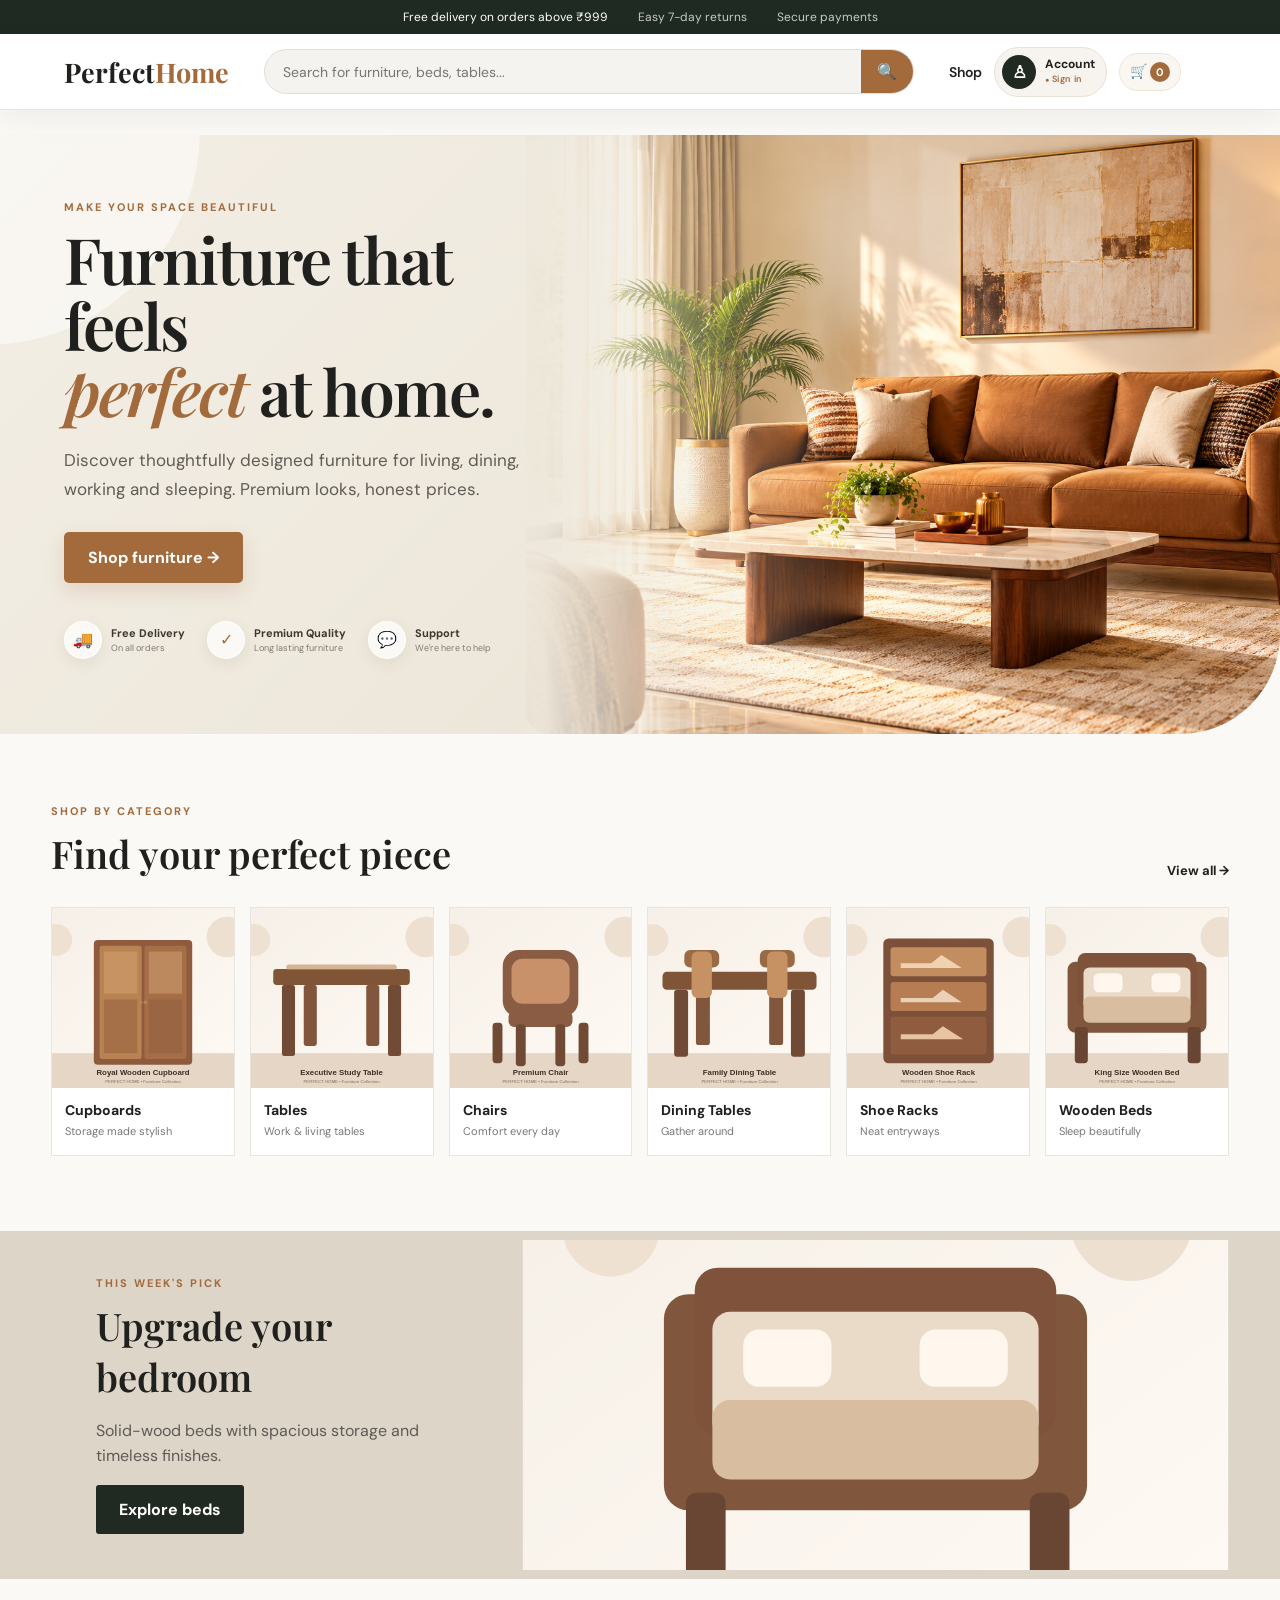
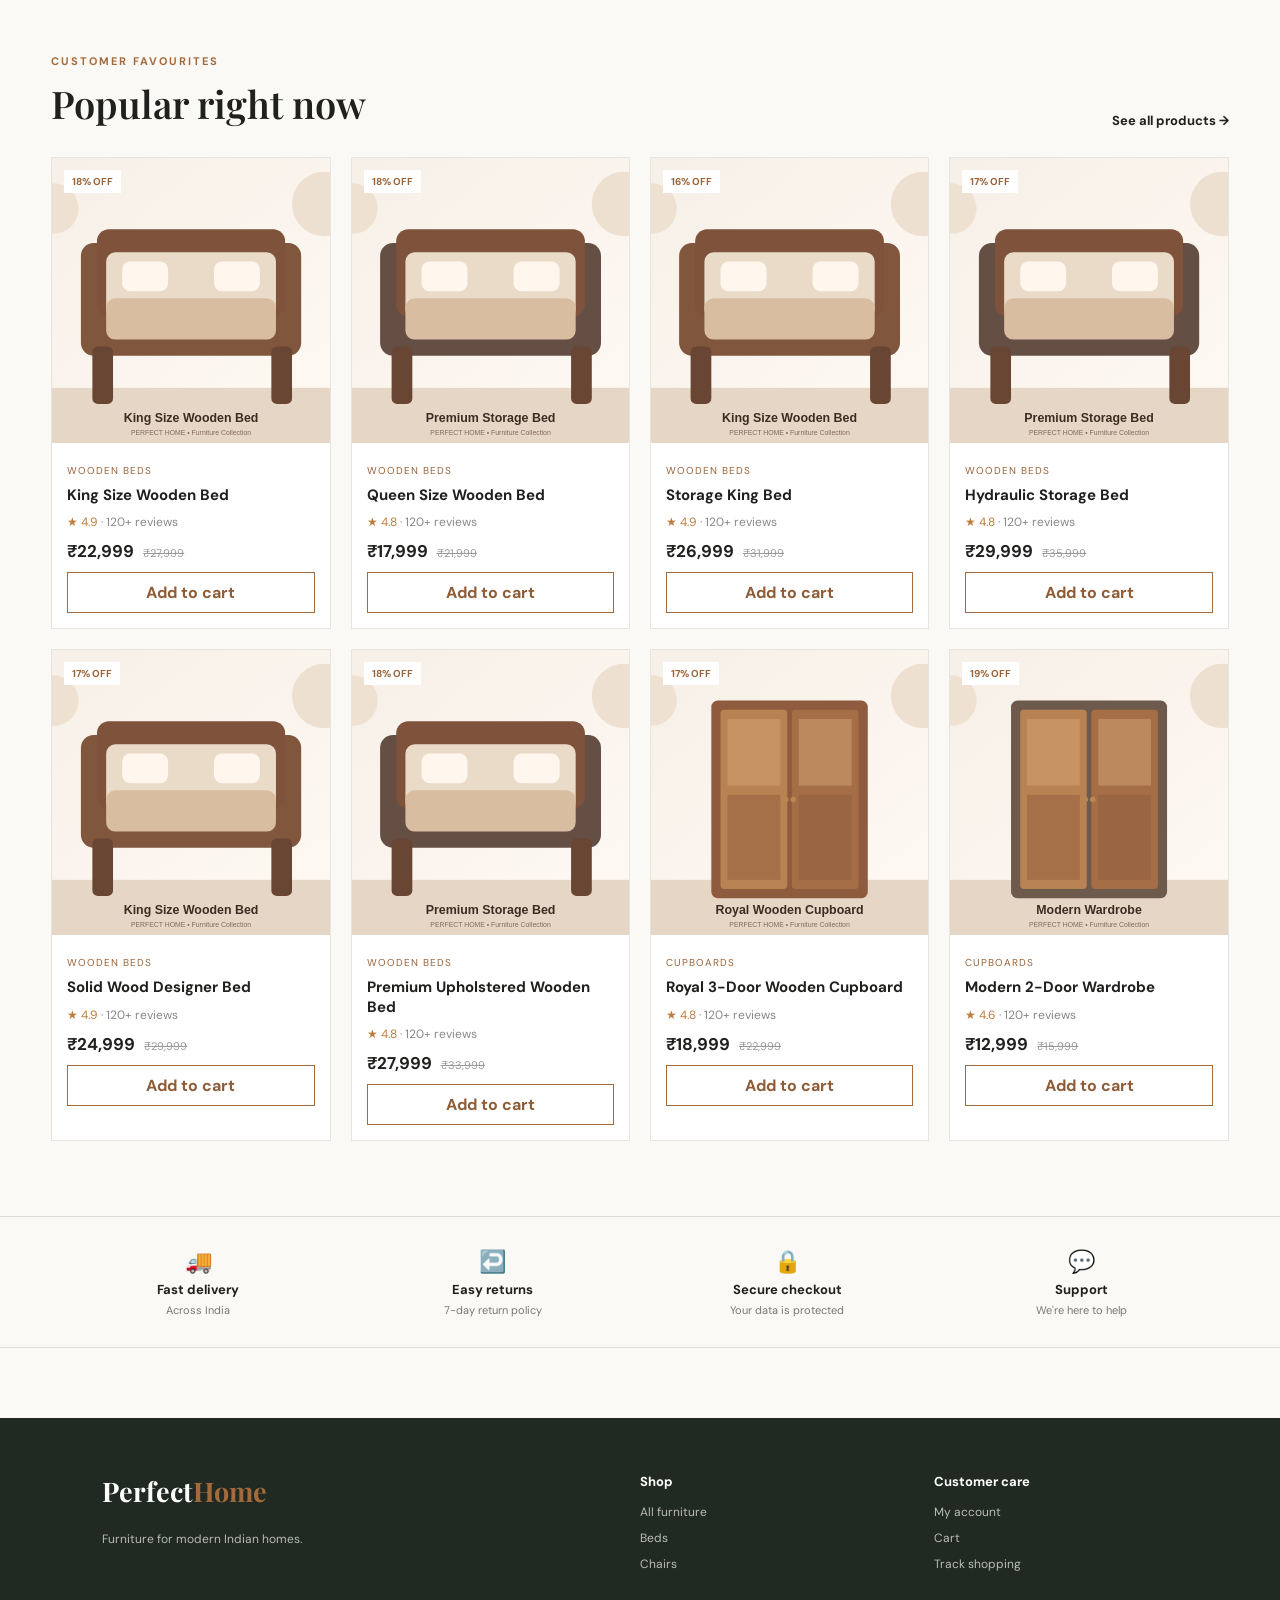
<file: index.html>
<!DOCTYPE html>
<html lang="en">

<head>
    <meta charset="UTF-8">
    <meta name="viewport" content="width=device-width,initial-scale=1.0">
    <title>Perfect Home | Furniture for Every Home</title>
    <link rel="stylesheet" href="css/style.css">
</head>

<body>

    <div class="topbar">
        Free delivery on orders above ₹999
        <span>Easy 7-day returns</span>
        <span>Secure payments</span>
    </div>

    <header class="header">

        <a class="logo" href="index.html">
            Perfect<span>Home</span>
        </a>

        <div class="search">
            <input
                id="searchInput"
                placeholder="Search for furniture, beds, tables..."
                autocomplete="off"
            >
            <button onclick="performSearch()">🔍</button>
        </div>

        <nav>
            <a href="products.html">Shop</a>
            <a href="account.html" id="accountLink">Account</a>

            <a class="cart-link" href="cart.html">
                🛒 <b id="cartCount">0</b>
            </a>
        </nav>

    </header>


    <main>

        <!-- =====================================================
             HERO SECTION
             ===================================================== -->

        <section class="hero">

            <div class="hero-content">

                <p class="eyebrow">
                    MAKE YOUR SPACE BEAUTIFUL
                </p>

                <h1>
                    Furniture that feels<br>
                    <em>perfect</em> at home.
                </h1>

                <p>
                    Discover thoughtfully designed furniture for living,
                    dining, working and sleeping. Premium looks, honest prices.
                </p>

                <a class="btn primary" href="products.html">
                    Shop furniture →
                </a>


                <div class="hero-benefits">

                    <div class="benefit">

                        <div class="benefit-icon">
                            🚚
                        </div>

                        <div>
                            <b>Free Delivery</b>
                            <small>On all orders</small>
                        </div>

                    </div>


                    <div class="benefit">

                        <div class="benefit-icon">
                            ✓
                        </div>

                        <div>
                            <b>Premium Quality</b>
                            <small>Long lasting furniture</small>
                        </div>

                    </div>


                    <div class="benefit">

                        <div class="benefit-icon">
                            💬
                        </div>

                        <div>
                            <b>Support</b>
                            <small>We're here to help</small>
                        </div>

                    </div>

                </div>

            </div>


            <!-- REAL LIVING ROOM IMAGE -->

            <div class="hero-art">

                <img
                    src="images/living-room.png"
                    alt="Modern living room furniture"
                >

                <div class="hero-image-shade"></div>


                <!-- Floating information card -->

                <div class="hero-floating-card">

                    <div class="floating-card-icon">
                        🛋️
                    </div>

                    <div class="floating-card-text">

                        <small>
                            FEATURED COLLECTION
                        </small>

                        <strong>
                            Modern Living
                        </strong>

                        <span>
                            Premium furniture
                        </span>

                    </div>

                    <div class="floating-arrow">
                        →
                    </div>

                </div>

            </div>

        </section>


        <!-- =====================================================
             SHOP BY CATEGORY
             ===================================================== -->

        <section class="section">

            <div class="section-head">

                <div>

                    <p class="eyebrow">
                        SHOP BY CATEGORY
                    </p>

                    <h2>
                        Find your perfect piece
                    </h2>

                </div>

                <a href="products.html">
                    View all →
                </a>

            </div>


            <div class="category-grid">

                <a
                    class="category"
                    href="products.html?category=Cupboards"
                >

                    <img src="images/cupboard-1.svg">

                    <b>Cupboards</b>

                    <span>
                        Storage made stylish
                    </span>

                </a>


                <a
                    class="category"
                    href="products.html?category=Tables"
                >

                    <img src="images/table-1.svg">

                    <b>Tables</b>

                    <span>
                        Work & living tables
                    </span>

                </a>


                <a
                    class="category"
                    href="products.html?category=Chairs"
                >

                    <img src="images/chair-1.svg">

                    <b>Chairs</b>

                    <span>
                        Comfort every day
                    </span>

                </a>


                <a
                    class="category"
                    href="products.html?category=Dining Tables"
                >

                    <img src="images/dining-1.svg">

                    <b>Dining Tables</b>

                    <span>
                        Gather around
                    </span>

                </a>


                <a
                    class="category"
                    href="products.html?category=Shoes Rack"
                >

                    <img src="images/shoe-1.svg">

                    <b>Shoe Racks</b>

                    <span>
                        Neat entryways
                    </span>

                </a>


                <a
                    class="category"
                    href="products.html?category=Wooden Beds"
                >

                    <img src="images/bed-1.svg">

                    <b>Wooden Beds</b>

                    <span>
                        Sleep beautifully
                    </span>

                </a>

            </div>

        </section>


        <!-- =====================================================
             BEDROOM DEAL
             ===================================================== -->

        <section class="deal">

            <div>

                <p class="eyebrow">
                    THIS WEEK'S PICK
                </p>

                <h2>
                    Upgrade your bedroom
                </h2>

                <p>
                    Solid-wood beds with spacious storage
                    and timeless finishes.
                </p>

                <a
                    class="btn dark"
                    href="products.html?category=Wooden Beds"
                >
                    Explore beds
                </a>

            </div>

            <img
                src="images/bed-1.svg"
                alt="Wooden bed"
            >

        </section>


        <!-- =====================================================
             CUSTOMER FAVOURITES
             ===================================================== -->

        <section class="section">

            <div class="section-head">

                <div>

                    <p class="eyebrow">
                        CUSTOMER FAVOURITES
                    </p>

                    <h2>
                        Popular right now
                    </h2>

                </div>

                <a href="products.html">
                    See all products →
                </a>

            </div>

            <div
                id="featured"
                class="product-grid"
            ></div>

        </section>


        <!-- =====================================================
             TRUST SECTION
             ===================================================== -->

        <section class="trust">

            <div>
                🚚
                <b>Fast delivery</b>
                <small>Across India</small>
            </div>

            <div>
                ↩️
                <b>Easy returns</b>
                <small>7-day return policy</small>
            </div>

            <div>
                🔒
                <b>Secure checkout</b>
                <small>Your data is protected</small>
            </div>

            <div>
                💬
                <b>Support</b>
                <small>We're here to help</small>
            </div>

        </section>

    </main>


    <!-- =====================================================
         FOOTER
         ===================================================== -->

    <footer>

        <div>

            <a class="logo" href="index.html">
                Perfect<span>Home</span>
            </a>

            <p>
                Furniture for modern Indian homes.
            </p>

        </div>


        <div>

            <b>Shop</b>

            <a href="products.html">
                All furniture
            </a>

            <a href="products.html?category=Wooden Beds">
                Beds
            </a>

            <a href="products.html?category=Chairs">
                Chairs
            </a>

        </div>


        <div>

            <b>Customer care</b>

            <a href="account.html">
                My account
            </a>

            <a href="cart.html">
                Cart
            </a>

            <a href="products.html">
                Track shopping
            </a>

        </div>

    </footer>


    <!-- JAVASCRIPT -->

    <script src="js/products.js"></script>
    <script src="js/app.js"></script>

</body>

</html>
</file>
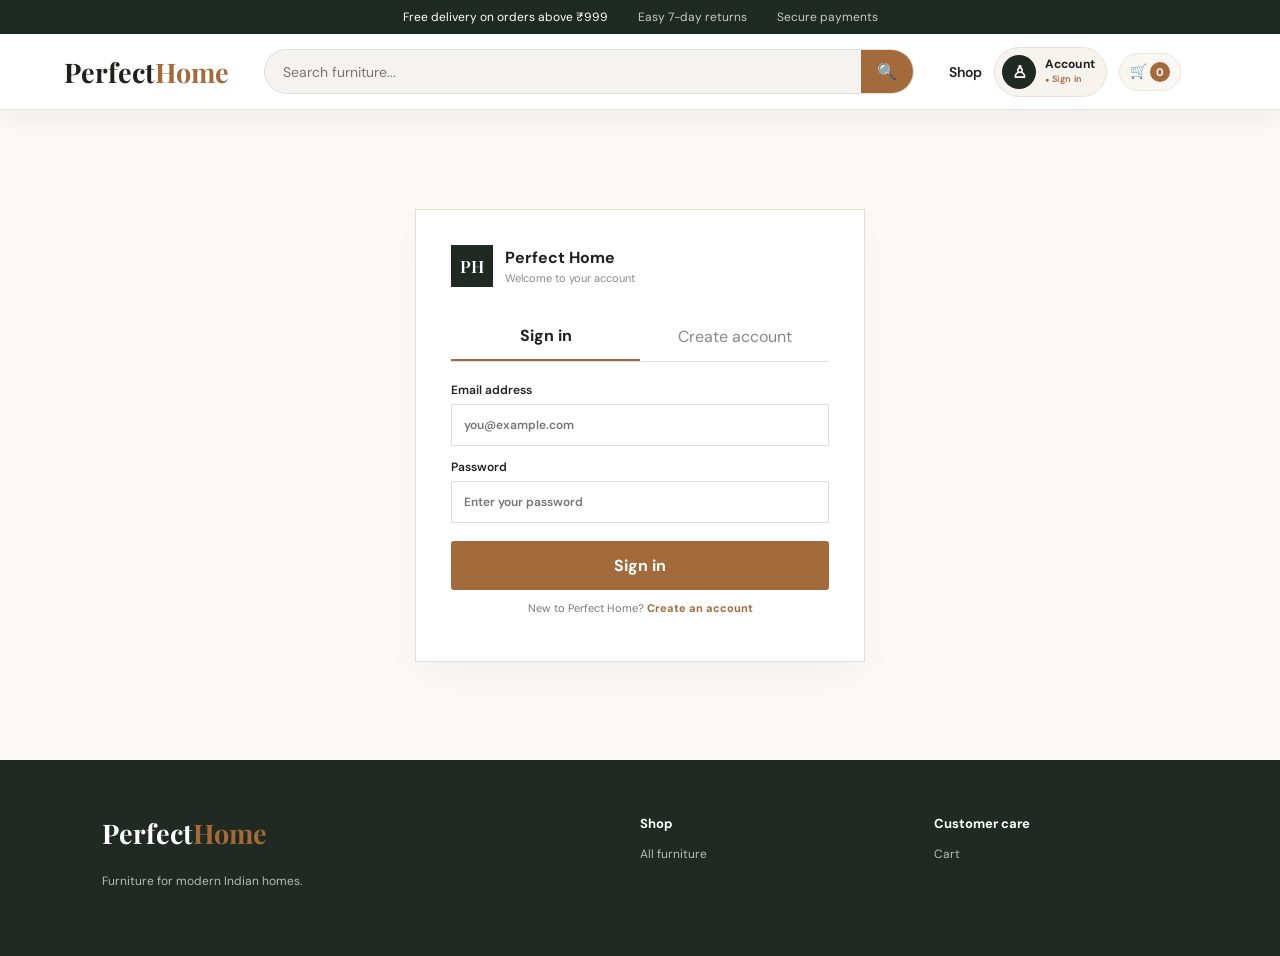
<file: account.html>
<!DOCTYPE html>

<html lang="en">

<head>

    <meta charset="UTF-8">

    <meta
        name="viewport"
        content="width=device-width,initial-scale=1.0"
    >

    <title>
        Account | Perfect Home
    </title>

    <link
        rel="stylesheet"
        href="css/style.css"
    >

</head>


<body>


<!-- =====================================================
     TOP BAR
     ===================================================== -->

<div class="topbar">

    Free delivery on orders above ₹999

    <span>
        Easy 7-day returns
    </span>

    <span>
        Secure payments
    </span>

</div>


<!-- =====================================================
     HEADER
     ===================================================== -->

<header class="header">

    <a
        class="logo"
        href="index.html"
    >
        Perfect<span>Home</span>
    </a>


    <div class="search">

        <input
            id="searchInput"
            placeholder="Search furniture..."
        >

        <button
            onclick="performSearch()"
        >
            🔍
        </button>

    </div>


    <nav>

        <a href="products.html">
            Shop
        </a>

        <a href="account.html">
            Account
        </a>

        <a
            class="cart-link"
            href="cart.html"
        >
            🛒
            <b id="cartCount">
                0
            </b>
        </a>

    </nav>

</header>


<!-- =====================================================
     ACCOUNT
     ===================================================== -->

<main class="account-page">


    <div class="auth-card">


        <!-- BRAND -->

        <div class="auth-brand">

            <span>
                PH
            </span>

            <div>

                <b>
                    Perfect Home
                </b>

                <small>
                    Welcome to your account
                </small>

            </div>

        </div>


        <!-- LOGIN / SIGNUP TABS -->

        <div class="tabs">

            <button
                id="loginTab"
                class="active"
                onclick="showAuth('login')"
            >
                Sign in
            </button>


            <button
                id="signupTab"
                onclick="showAuth('signup')"
            >
                Create account
            </button>

        </div>


        <!-- MESSAGE -->

        <div
            id="authMessage"
        ></div>


        <!-- =================================================
             LOGIN
             ================================================= -->

        <form
            id="loginForm"
            onsubmit="login(event)"
        >

            <label>

                Email address

                <input
                    id="loginEmail"
                    type="email"
                    required
                    placeholder="you@example.com"
                >

            </label>


            <label>

                Password

                <input
                    id="loginPassword"
                    type="password"
                    minlength="6"
                    required
                    placeholder="Enter your password"
                >

            </label>


            <button
                class="btn primary full"
            >
                Sign in
            </button>


            <p class="switch">

                New to Perfect Home?

                <a
                    onclick="showAuth('signup')"
                >
                    Create an account
                </a>

            </p>

        </form>


        <!-- =================================================
             SIGN UP
             ================================================= -->

        <form
            id="signupForm"
            class="hidden"
            onsubmit="signup(event)"
        >

            <label>

                Full name

                <input
                    id="signupName"
                    required
                    placeholder="Your full name"
                >

            </label>


            <label>

                Email address

                <input
                    id="signupEmail"
                    type="email"
                    required
                    placeholder="you@example.com"
                >

            </label>


            <label>

                Mobile number

                <input
                    id="signupPhone"
                    pattern="[0-9]{10}"
                    required
                    placeholder="10-digit mobile number"
                >

            </label>


            <label>

                Password

                <input
                    id="signupPassword"
                    type="password"
                    minlength="6"
                    required
                    placeholder="At least 6 characters"
                >

            </label>


            <label>

                Confirm password

                <input
                    id="signupConfirm"
                    type="password"
                    minlength="6"
                    required
                    placeholder="Re-enter password"
                >

            </label>


            <button
                class="btn primary full"
            >
                Create account
            </button>


            <p class="switch">

                Already have an account?

                <a
                    onclick="showAuth('login')"
                >
                    Sign in
                </a>

            </p>

        </form>


        <!-- =================================================
             EXISTING ACCOUNT PANEL
             ================================================= -->

        <div
            id="accountPanel"
            class="hidden"
        ></div>


        <!-- =================================================
             MY ORDERS
             ================================================= -->

        <section
            id="myOrdersSection"
            class="orders-section hidden"
        >

            <h2>
                My Orders
            </h2>

            <p class="orders-subtitle">
                Your recent Perfect Home orders
            </p>


            <div
                id="ordersList"
                class="order-list"
            ></div>

        </section>


    </div>

</main>


<!-- =====================================================
     FOOTER
     ===================================================== -->

<footer>


    <div>

        <a
            class="logo"
            href="index.html"
        >
            Perfect<span>Home</span>
        </a>

        <p>
            Furniture for modern Indian homes.
        </p>

    </div>


    <div>

        <b>
            Shop
        </b>

        <a href="products.html">
            All furniture
        </a>

    </div>


    <div>

        <b>
            Customer care
        </b>

        <a href="cart.html">
            Cart
        </a>

    </div>


</footer>


<!-- =====================================================
     SCRIPTS
     ===================================================== -->

<script src="js/products.js"></script>

<script src="js/app.js"></script>

<script src="js/auth.js"></script>


<!-- =====================================================
     MY ORDERS SCRIPT
     ===================================================== -->

<script>

function renderMyOrders(){

    const user =
        JSON.parse(
            localStorage.getItem(
                'perfectHomeCurrentUser'
            ) || 'null'
        );


    const section =
        document.getElementById(
            'myOrdersSection'
        );

    const list =
        document.getElementById(
            'ordersList'
        );


    if(!user){

        section.classList.add(
            'hidden'
        );

        return;
    }


    section.classList.remove(
        'hidden'
    );


    const allOrders =
        JSON.parse(
            localStorage.getItem(
                'perfectHomeOrders'
            ) || '[]'
        );


    /*
       Show only orders belonging
       to the signed-in user.
    */

    const orders =
        allOrders.filter(
            order =>
                order.email &&
                order.email.toLowerCase() ===
                user.email.toLowerCase()
        );


    if(!orders.length){

        list.innerHTML = `

        <div class="orders-empty">

            <div>
                📦
            </div>

            <b>
                No orders yet
            </b>

            <p>
                Your placed orders will appear here.
            </p>

            <a
                class="btn primary"
                href="products.html"
            >
                Start Shopping
            </a>

        </div>

        `;

        return;
    }


    list.innerHTML =
        orders.map(
            order => {

                const items =
                    order.items || [];


                return `

                <div class="order-card">


                    <!-- ORDER HEADER -->

                    <div class="order-card-header">

                        <div>

                            <b>
                                #${escapeOrder(
                                    order.order
                                )}
                            </b>

                            <small>
                                ${escapeOrder(
                                    order.date
                                )}
                            </small>

                        </div>


                        <span
                            class="order-status"
                        >
                            ${escapeOrder(
                                order.status ||
                                'Order Placed'
                            )}
                        </span>

                    </div>


                    <!-- PRODUCTS -->

                    <div class="order-products">

                        ${
                            items.map(
                                item => `

                                <div class="order-product">

                                    <img
                                        src="${escapeOrder(
                                            item.image || ''
                                        )}"
                                        alt="${escapeOrder(
                                            item.name
                                        )}"
                                    >


                                    <div
                                        class="order-product-info"
                                    >

                                        <b>
                                            ${escapeOrder(
                                                item.name
                                            )}
                                        </b>

                                        <small>
                                            Qty:
                                            ${item.qty}
                                        </small>

                                    </div>


                                    <div
                                        class="order-product-price"
                                    >
                                        ${money(
                                            item.price *
                                            item.qty
                                        )}
                                    </div>

                                </div>

                                `
                            ).join('')
                        }

                    </div>


                    <!-- ADDRESS -->

                    <div
                        class="order-address"
                    >

                        <b>
                            ${
                                order.addressType === 'office'
                                ? '🏢 Office Address'
                                : '🏠 Home Address'
                            }
                        </b>

                        <br>

                        ${escapeOrder(
                            order.a
                        )}

                        <br>

                        📱
                        ${escapeOrder(
                            order.ph
                        )}

                    </div>


                    <!-- TOTAL -->

                    <div
                        class="order-total"
                    >

                        <span>
                            Total
                        </span>

                        <b>
                            ${money(
                                order.total || 0
                            )}
                        </b>

                    </div>


                    <div
                        style="
                            margin-top:8px;
                            font-size:10px;
                            color:#777;
                        "
                    >

                        Payment:
                        ${escapeOrder(
                            order.payment
                        )}

                    </div>


                </div>

                `;

            }
        ).join('');
}


/* =====================================================
   SAFE TEXT
   ===================================================== */

function escapeOrder(value){

    return String(
        value ?? ''
    ).replace(
        /[&<>"']/g,
        function(m){

            return {

                '&':'&amp;',
                '<':'&lt;',
                '>':'&gt;',
                '"':'&quot;',
                "'":'&#39;'

            }[m];

        }
    );
}


/* =====================================================
   LOAD ORDERS
   ===================================================== */

document.addEventListener(
    'DOMContentLoaded',
    function(){

        renderMyOrders();

    }
);


/*
   Run again shortly after auth.js
   finishes its account rendering.
*/

setTimeout(
    renderMyOrders,
    300
);

</script>


</body>

</html>
</file>
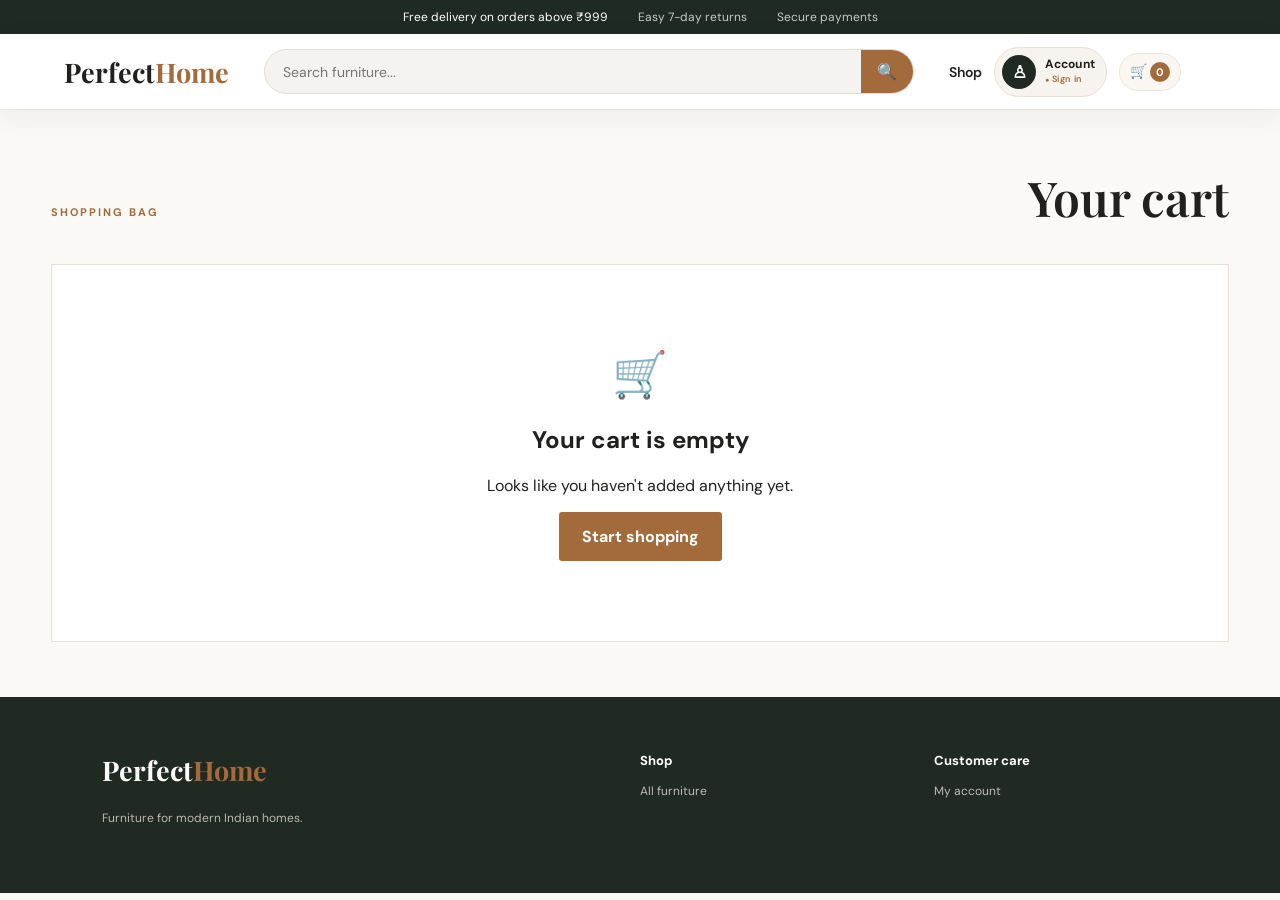
<file: cart.html>
<!DOCTYPE html><html lang="en"><head><meta charset="UTF-8"><meta name="viewport" content="width=device-width,initial-scale=1.0"><title>Your Cart | Perfect Home</title><link rel="stylesheet" href="css/style.css"></head><body><div class="topbar">Free delivery on orders above ₹999 <span>Easy 7-day returns</span><span>Secure payments</span></div><header class="header"><a class="logo" href="index.html">Perfect<span>Home</span></a><div class="search"><input id="searchInput" placeholder="Search furniture..."><button onclick="performSearch()">🔍</button></div><nav><a href="products.html">Shop</a><a href="account.html">Account</a><a class="cart-link" href="cart.html">🛒 <b id="cartCount">0</b></a></nav></header><main class="cart-page"><div class="page-heading"><p class="eyebrow">SHOPPING BAG</p><h1>Your cart</h1></div><div id="cartArea"></div></main><footer><div><a class="logo" href="index.html">Perfect<span>Home</span></a><p>Furniture for modern Indian homes.</p></div><div><b>Shop</b><a href="products.html">All furniture</a></div><div><b>Customer care</b><a href="account.html">My account</a></div></footer><script src="js/products.js"></script><script src="js/app.js"></script><script src="js/cart.js"></script></body></html>
</file>
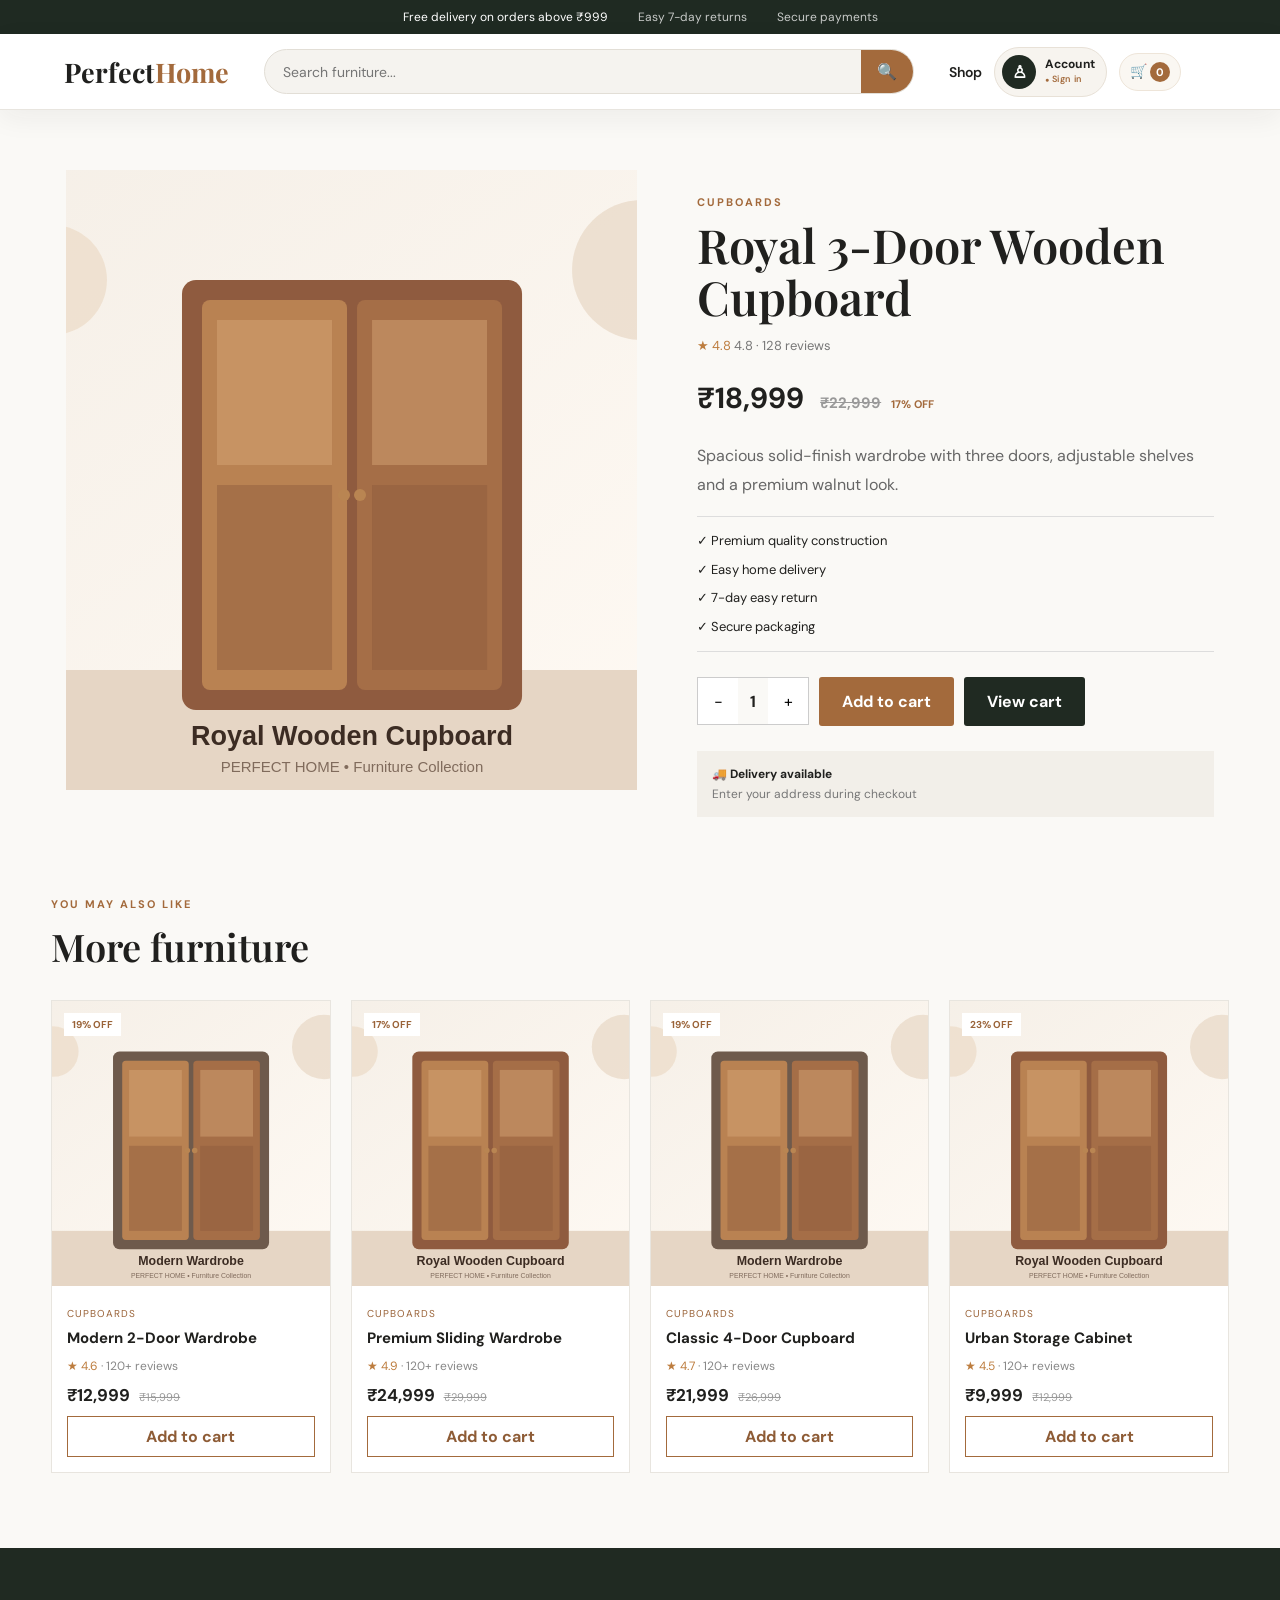
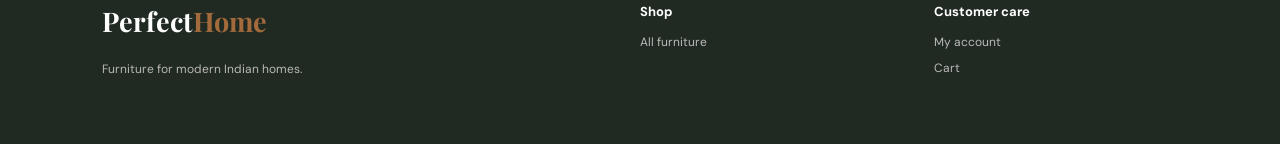
<file: product-details.html>
<!DOCTYPE html><html lang="en"><head><meta charset="UTF-8"><meta name="viewport" content="width=device-width,initial-scale=1.0"><title>Product | Perfect Home</title><link rel="stylesheet" href="css/style.css"></head><body><div class="topbar">Free delivery on orders above ₹999 <span>Easy 7-day returns</span><span>Secure payments</span></div><header class="header"><a class="logo" href="index.html">Perfect<span>Home</span></a><div class="search"><input id="searchInput" placeholder="Search furniture..."><button onclick="performSearch()">🔍</button></div><nav><a href="products.html">Shop</a><a href="account.html">Account</a><a class="cart-link" href="cart.html">🛒 <b id="cartCount">0</b></a></nav></header><main><div id="detail" class="detail"></div><section class="section"><div class="section-head"><div><p class="eyebrow">YOU MAY ALSO LIKE</p><h2>More furniture</h2></div></div><div id="related" class="product-grid"></div></section></main><footer><div><a class="logo" href="index.html">Perfect<span>Home</span></a><p>Furniture for modern Indian homes.</p></div><div><b>Shop</b><a href="products.html">All furniture</a></div><div><b>Customer care</b><a href="account.html">My account</a><a href="cart.html">Cart</a></div></footer><script src="js/products.js"></script><script src="js/app.js"></script><script src="js/product-details.js"></script></body></html>
</file>
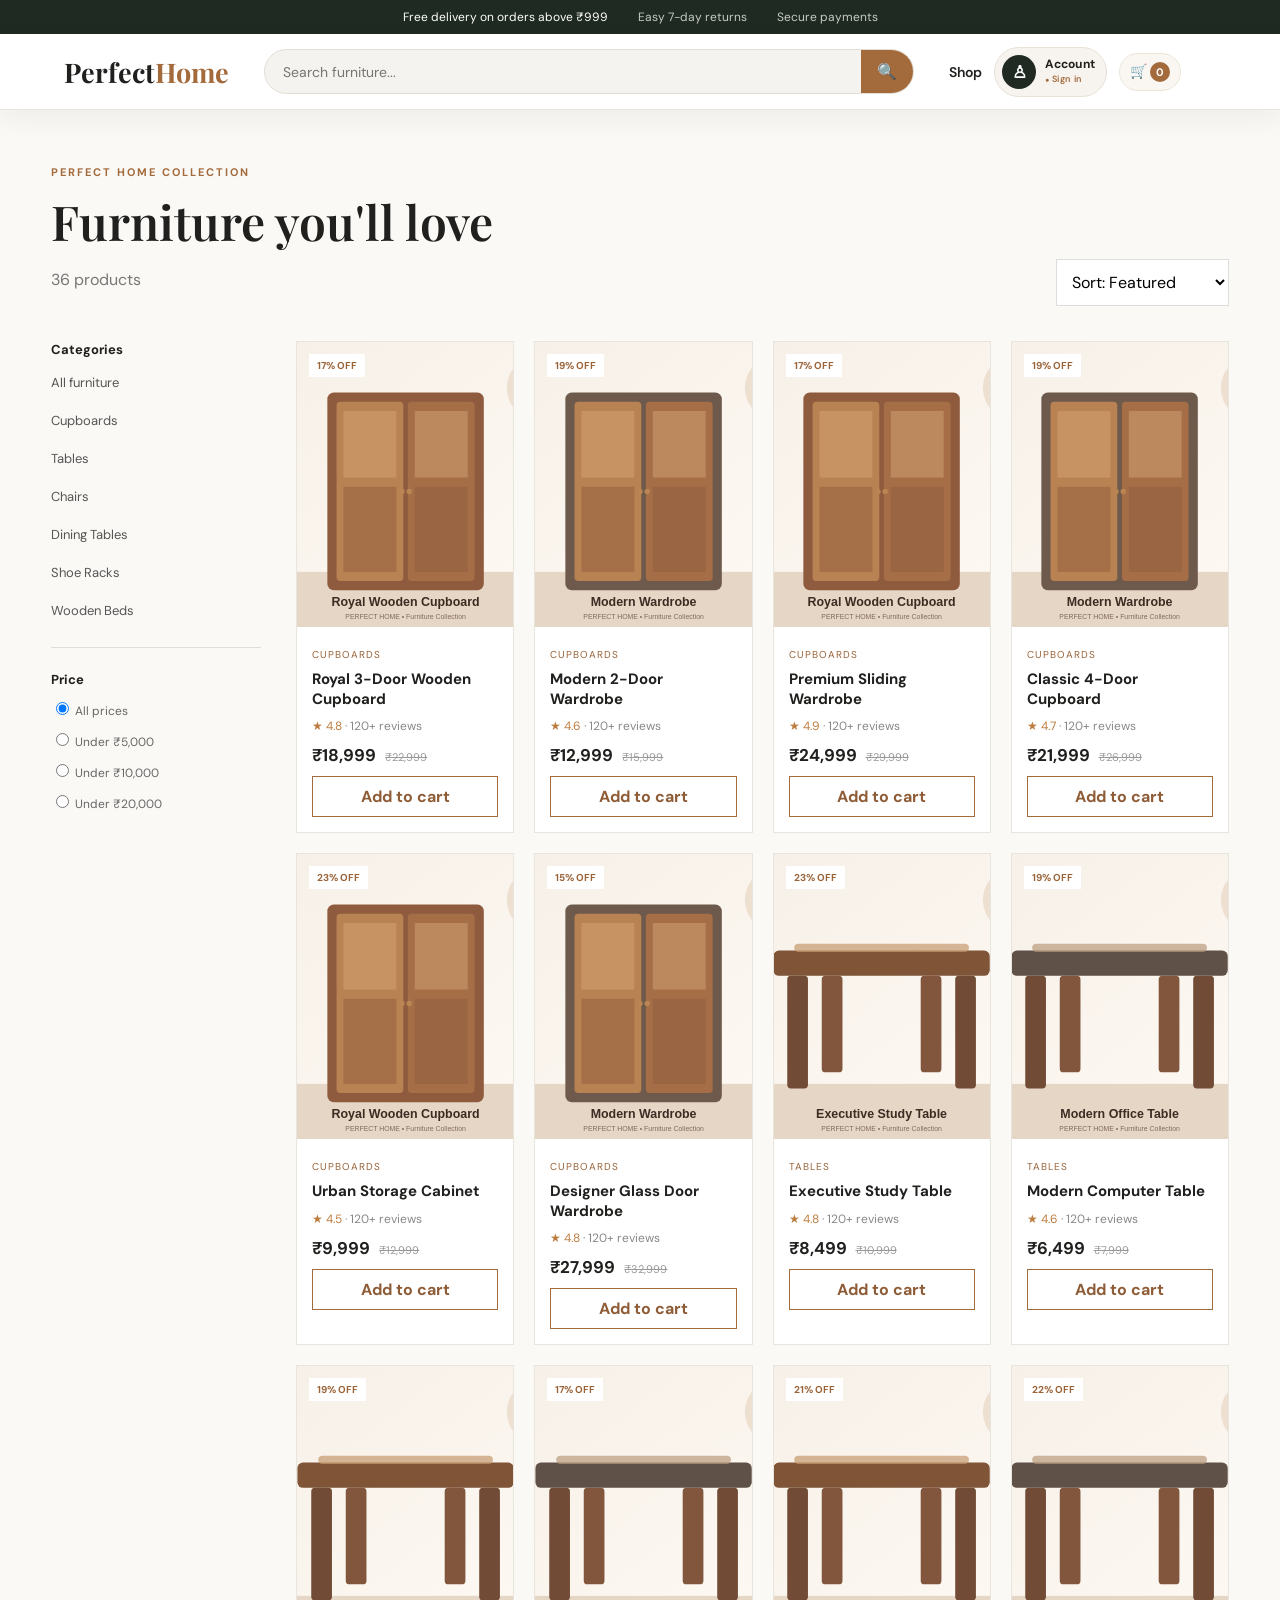
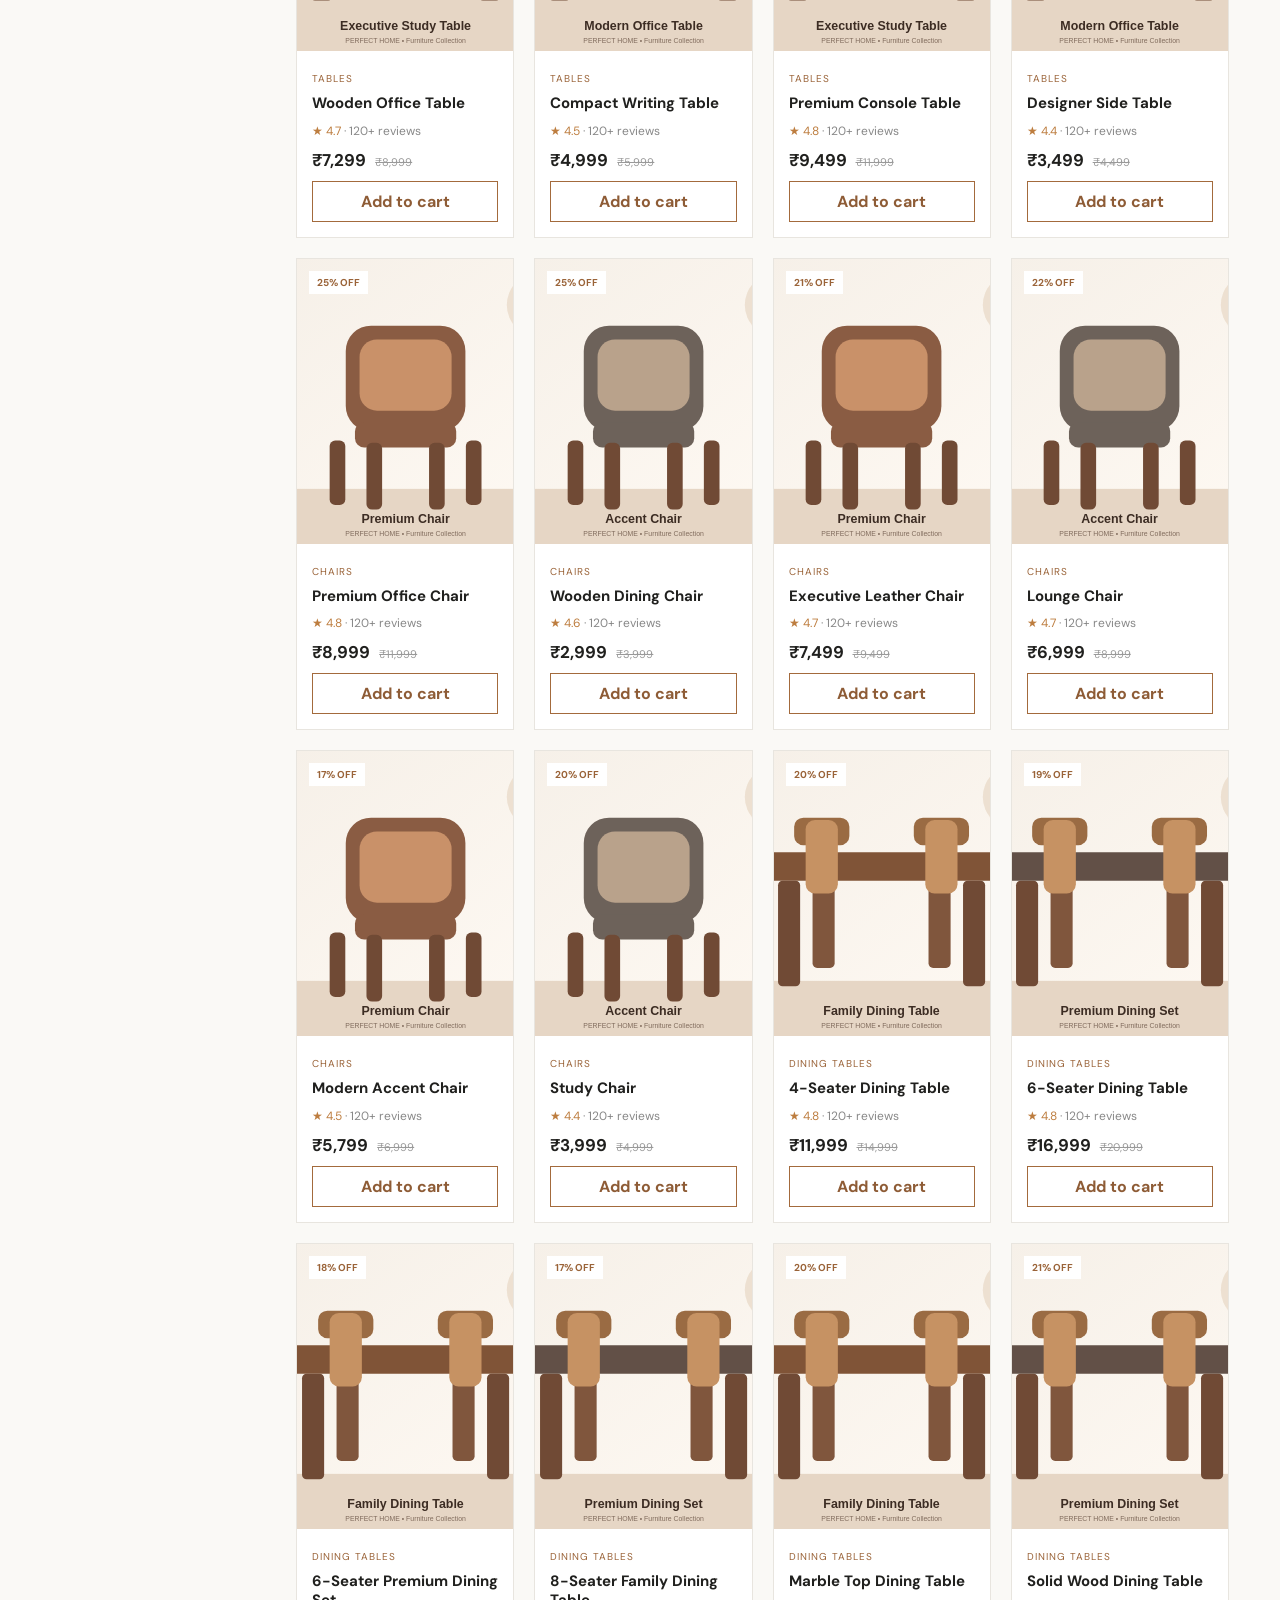
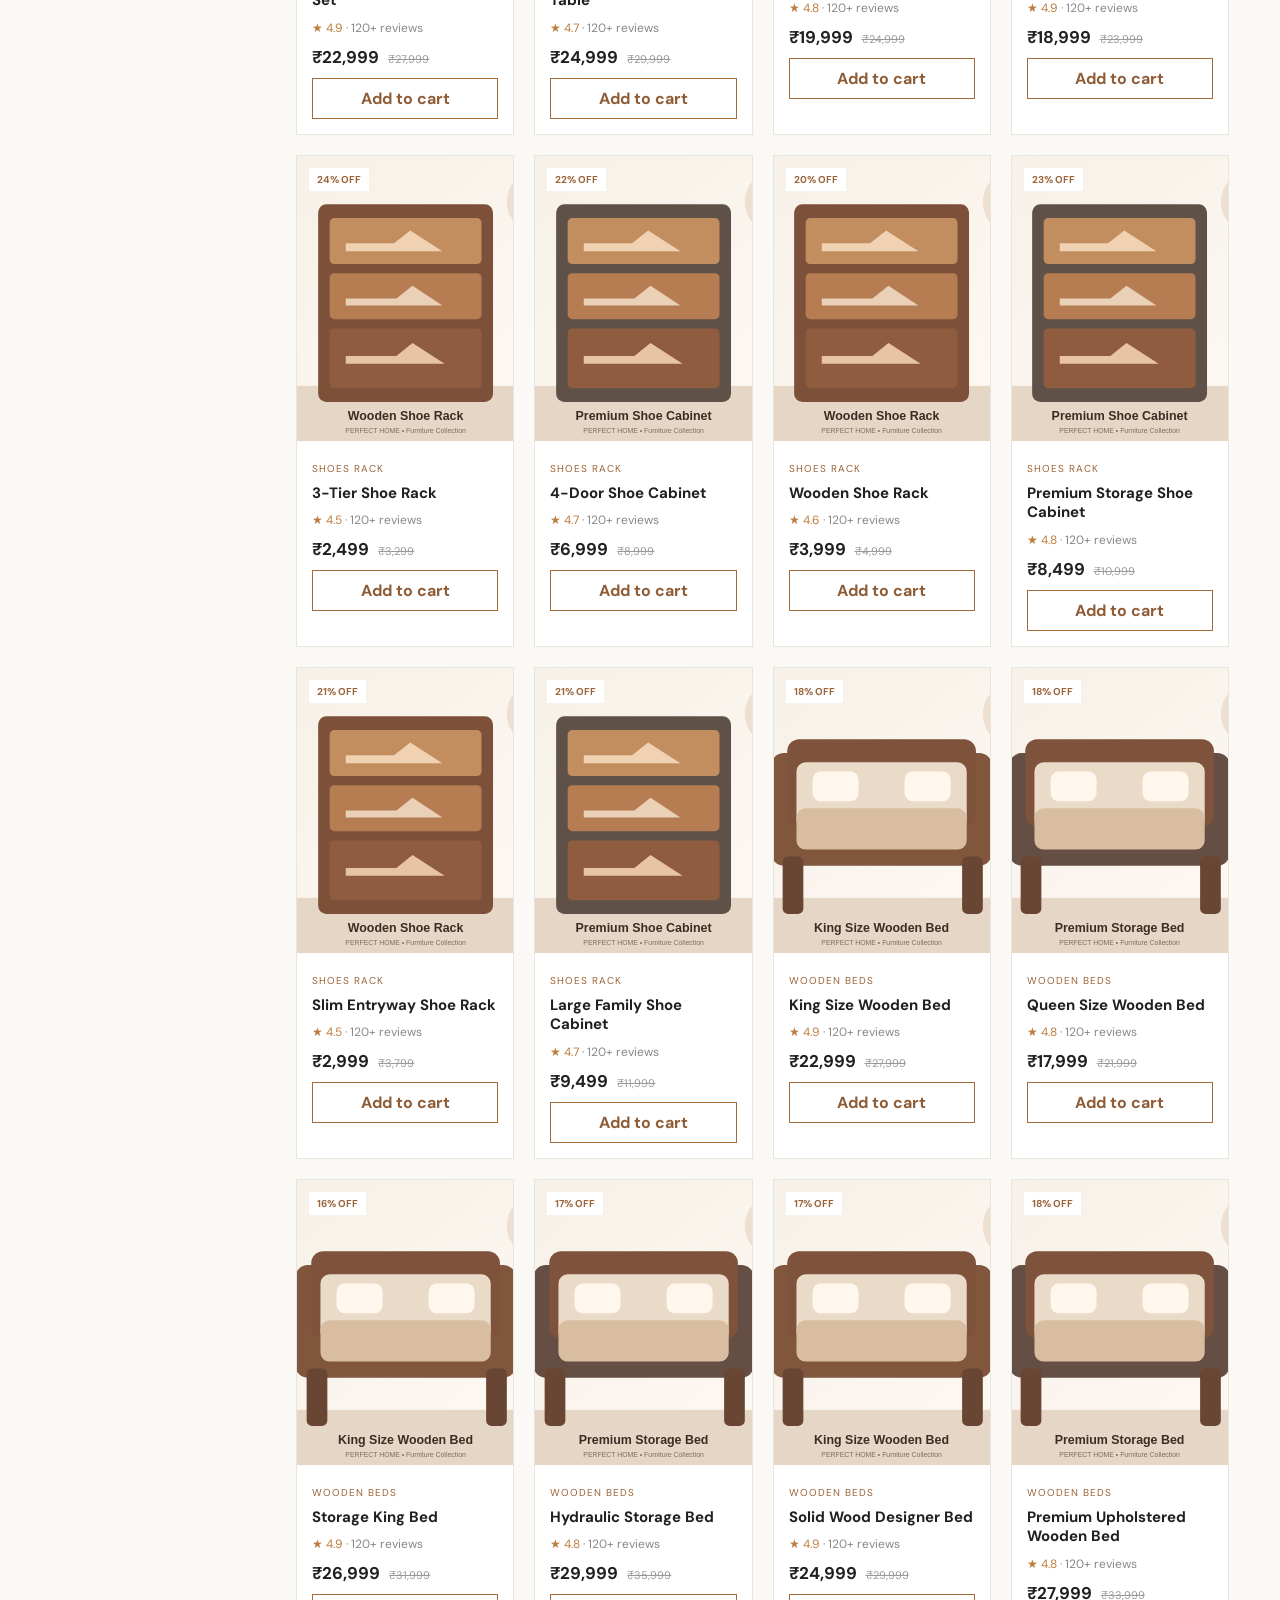
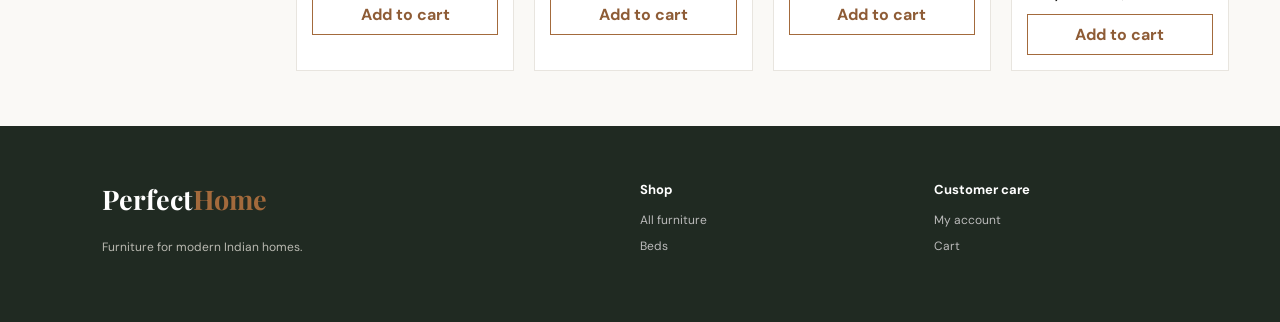
<file: products.html>
<!DOCTYPE html><html lang="en"><head><meta charset="UTF-8"><meta name="viewport" content="width=device-width,initial-scale=1.0"><title>Shop Furniture | Perfect Home</title><link rel="stylesheet" href="css/style.css"></head><body><div class="topbar">Free delivery on orders above ₹999 <span>Easy 7-day returns</span><span>Secure payments</span></div><header class="header"><a class="logo" href="index.html">Perfect<span>Home</span></a><div class="search"><input id="searchInput" placeholder="Search furniture..." autocomplete="off"><button onclick="performSearch()">🔍</button></div><nav><a href="products.html">Shop</a><a href="account.html">Account</a><a class="cart-link" href="cart.html">🛒 <b id="cartCount">0</b></a></nav></header><main class="shop-page"><div class="shop-title"><div><p class="eyebrow">PERFECT HOME COLLECTION</p><h1>Furniture you'll love</h1><p id="resultText">Explore our complete collection.</p></div><select id="sort" onchange="renderProducts()"><option value="featured">Sort: Featured</option><option value="low">Price: Low to High</option><option value="high">Price: High to Low</option><option value="rating">Top Rated</option></select></div><div class="shop-layout"><aside><b>Categories</b><button onclick="setCategory('All')">All furniture</button><button onclick="setCategory('Cupboards')">Cupboards</button><button onclick="setCategory('Tables')">Tables</button><button onclick="setCategory('Chairs')">Chairs</button><button onclick="setCategory('Dining Tables')">Dining Tables</button><button onclick="setCategory('Shoes Rack')">Shoe Racks</button><button onclick="setCategory('Wooden Beds')">Wooden Beds</button><hr><b>Price</b><label><input type="radio" name="price" value="all" checked onchange="renderProducts()"> All prices</label><label><input type="radio" name="price" value="5000" onchange="renderProducts()"> Under ₹5,000</label><label><input type="radio" name="price" value="10000" onchange="renderProducts()"> Under ₹10,000</label><label><input type="radio" name="price" value="20000" onchange="renderProducts()"> Under ₹20,000</label></aside><section><div id="products" class="product-grid"></div></section></div></main><footer><div><a class="logo" href="index.html">Perfect<span>Home</span></a><p>Furniture for modern Indian homes.</p></div><div><b>Shop</b><a href="products.html">All furniture</a><a href="products.html?category=Wooden Beds">Beds</a></div><div><b>Customer care</b><a href="account.html">My account</a><a href="cart.html">Cart</a></div></footer><script src="js/products.js"></script><script src="js/app.js"></script></body></html>
</file>
<file: css/style.css>
@import url('https://fonts.googleapis.com/css2?family=DM+Sans:wght@400;500;600;700&family=Playfair+Display:wght@500;600;700&display=swap');

*{
    box-sizing:border-box
}

body{
    margin:0;
    font-family:'DM Sans',Arial,sans-serif;
    color:#20201e;
    background:#faf9f6
}

a{
    text-decoration:none;
    color:inherit
}

button,
input,
select,
textarea{
    font:inherit
}


/* =========================================================
   TOP BAR
   ========================================================= */

.topbar{
    background:#1f2a22;
    color:#fff;
    padding:9px 5%;
    font-size:12px;
    display:flex;
    gap:30px;
    justify-content:center
}

.topbar span{
    opacity:.75
}


/* =========================================================
   HEADER
   ========================================================= */

.header{
    height:76px;
    background:#fff;
    display:flex;
    align-items:center;
    gap:35px;
    padding:0 5%;
    border-bottom:1px solid #e8e5df;
    position:sticky;
    top:0;
    z-index:20;

    backdrop-filter:blur(14px);
    box-shadow:0 8px 28px rgba(32,42,34,.06)
}

.logo{
    font:700 27px 'Playfair Display',serif;
    white-space:nowrap
}

.logo span{
    color:#a36a3c
}

.search{
    height:45px;
    display:flex;
    flex:1;
    max-width:650px;
    background:#f5f3ef;
    border:1px solid #e2ded6;
    border-radius:24px;
    overflow:hidden
}

.search input{
    border:0;
    outline:0;
    background:transparent;
    padding:0 18px;
    flex:1;
    font-size:14px
}

.search button{
    width:52px;
    border:0;
    background:#a36a3c;
    color:white;
    cursor:pointer
}

.header nav{
    display:flex;
    gap:12px;
    align-items:center;
    font-size:14px;
    font-weight:600
}

.header nav a{
    transition:all .25s ease
}

.header nav a:hover{
    color:#a36a3c
}


/* =========================================================
   ACCOUNT
   ========================================================= */

.account-link{
    display:inline-flex!important;
    align-items:center;
    gap:9px;
    padding:7px 11px 7px 7px;
    border:1px solid transparent;
    border-radius:30px;
    min-width:105px
}

.account-link.signed-out{
    background:#f7f4ef;
    border-color:#e8e1d7
}

.account-link.signed-in{
    background:linear-gradient(135deg,#f8f4ed,#fff);
    border-color:#dfd2c2;
    box-shadow:0 5px 16px rgba(163,106,60,.10)
}

.account-icon,
.account-avatar-mini{
    width:34px;
    height:34px;
    border-radius:50%;
    display:grid;
    place-items:center;
    flex:0 0 34px
}

.account-icon{
    background:#202a22;
    color:#fff;
    font-size:17px
}

.account-avatar-mini{
    background:linear-gradient(135deg,#a36a3c,#7d4c29);
    color:#fff;
    font:700 15px 'Playfair Display',serif;
    box-shadow:0 3px 10px rgba(125,76,41,.25)
}

.account-link-text{
    display:flex;
    flex-direction:column;
    align-items:flex-start;
    line-height:1.05;
    gap:4px;
    white-space:nowrap
}

.account-link-text strong{
    font-size:12px;
    letter-spacing:.1px
}

.account-link-text small{
    font-size:9px;
    font-weight:600;
    color:#8a877f;
    letter-spacing:.35px
}

.account-link.signed-in .account-link-text small{
    color:#477454
}

.account-link-text small i{
    display:inline-block;
    width:6px;
    height:6px;
    background:#4e9b63;
    border-radius:50%;
    margin-right:3px;
    box-shadow:0 0 0 3px rgba(78,155,99,.10)
}

.account-link.signed-out .account-link-text small{
    color:#a36a3c
}

.account-link.signed-out .account-link-text small:before{
    content:'● ';
    font-size:7px;
    color:#a36a3c
}


/* =========================================================
   CART HEADER
   ========================================================= */

.cart-link{
    padding:8px 10px;
    border-radius:22px;
    background:#faf7f2;
    border:1px solid #eee5d9
}

.cart-link:hover{
    background:#f3ece2
}

.cart-link b{
    display:inline-grid;
    place-items:center;
    min-width:20px;
    height:20px;
    padding:0 5px;
    background:#a36a3c;
    color:#fff;
    border-radius:50%;
    font-size:11px
}


/* =========================================================
   HERO — MERGED FULL-WIDTH PHOTO DESIGN
   ========================================================= */

.hero{
    position:relative;
    max-width:1400px;
    min-height:570px;
    margin:25px auto 70px;
    padding:65px 5% 75px;
    display:grid;
    grid-template-columns:46% 54%;
    align-items:center;
    gap:0;
    overflow:hidden;

    background:
        radial-gradient(
            circle at 78% 18%,
            rgba(221,178,137,.28),
            transparent 32%
        ),
        linear-gradient(
            135deg,
            #f3eee5 0%,
            #eee8dc 52%,
            #e6dccd 100%
        );

    border-radius:0 0 100px 0
}

.hero::before{
    content:"";
    position:absolute;
    width:430px;
    height:430px;
    left:-230px;
    top:-220px;
    border-radius:50%;
    background:rgba(255,255,255,.48);
    pointer-events:none;
    z-index:1
}

.hero::after{
    content:"";
    position:absolute;
    width:520px;
    height:190px;
    right:-180px;
    bottom:-120px;
    border-radius:50%;
    background:rgba(255,255,255,.30);
    filter:blur(5px);
    pointer-events:none;
    z-index:1
}


/* =========================================================
   HERO TEXT
   ========================================================= */

.hero > div:first-child{
    position:relative;
    z-index:10;
    padding-right:25px
}

.hero h1{
    position:relative;
    z-index:10;
    font:600 clamp(45px,5vw,76px)/1.03 'Playfair Display',serif;
    margin:12px 0 22px;
    letter-spacing:-2px
}

.hero h1 em{
    color:#a36a3c;
    font-style:italic
}

.hero > div:first-child > p:not(.eyebrow){
    position:relative;
    z-index:10;
    font-size:17px;
    line-height:1.7;
    max-width:520px;
    color:#5f5c56;
    margin-bottom:28px
}

.eyebrow{
    font-size:11px;
    letter-spacing:2px;
    font-weight:700;
    color:#a36a3c;
    margin:0 0 10px
}


/* =========================================================
   BUTTONS
   ========================================================= */

.btn{
    border:0;
    padding:14px 23px;
    display:inline-flex;
    justify-content:center;
    align-items:center;
    border-radius:3px;
    font-weight:700;
    cursor:pointer
}

.primary{
    background:#a36a3c;
    color:white
}

.dark{
    background:#202a22;
    color:#fff
}

.full{
    width:100%
}

.hero .primary{
    padding:15px 24px;
    border-radius:5px;
    box-shadow:0 8px 20px rgba(163,106,60,.18);
    transition:.25s ease
}

.hero .primary:hover{
    transform:translateY(-3px);
    box-shadow:0 13px 28px rgba(163,106,60,.28)
}


/* =========================================================
   HERO BENEFITS
   ========================================================= */

.hero-benefits{
    display:flex;
    align-items:center;
    gap:22px;
    margin-top:38px;
    position:relative;
    z-index:10
}

.benefit{
    display:flex;
    align-items:center;
    gap:9px
}

.benefit-icon{
    width:38px;
    height:38px;
    flex:0 0 38px;
    display:grid;
    place-items:center;
    border-radius:50%;
    background:rgba(255,255,255,.72);
    border:1px solid rgba(255,255,255,.9);
    color:#a36a3c;
    font-size:16px;
    box-shadow:0 5px 15px rgba(80,50,25,.08)
}

.benefit b{
    display:block;
    color:#3d362f;
    font-size:11px
}

.benefit small{
    display:block;
    color:#817970;
    font-size:9px;
    margin-top:2px
}


/* =========================================================
   HERO IMAGE — NO SQUARE CARD
   ========================================================= */

.hero-art{
    position:absolute;
    right:-65px;
    top:0;
    width:64%;
    height:100%;
    margin:0;
    overflow:hidden;
    z-index:3;
    background:transparent
}

.hero-art img{
    position:absolute;
    top:-3%;
    left:-1%;
    width:104%;
    height:106%;
    object-fit:cover;

    /*
       The left side is heavily rounded,
       so the image visually becomes part
       of the hero background instead of a card.
    */
    clip-path:ellipse(82% 76% at 67% 50%);

    filter:saturate(1.05);
    transition:transform .7s ease,filter .7s ease
}

.hero-art:hover img{
    transform:scale(1.025);
    filter:saturate(1.09)
}


/* =========================================================
   IMAGE FADE — CREATES THE MERGED EFFECT
   ========================================================= */

.hero-art::before{
    content:"";
    position:absolute;
    left:-5%;
    top:0;
    width:48%;
    height:100%;
    z-index:5;
    pointer-events:none;

    background:
        linear-gradient(
            90deg,
            #eee8dc 0%,
            rgba(238,232,220,.97) 15%,
            rgba(238,232,220,.78) 30%,
            rgba(238,232,220,.38) 52%,
            transparent 100%
        )
}


/* =========================================================
   GENERAL SECTIONS
   ========================================================= */


.section{
    max-width:1300px;
    margin:0 auto 75px;
    padding:0 4%
}

.section-head{
    display:flex;
    justify-content:space-between;
    align-items:end;
    margin-bottom:28px
}

.section-head h2,
.deal h2{
    font:600 38px 'Playfair Display',serif;
    margin:0
}

.section-head>a{
    font-size:13px;
    font-weight:700
}


/* =========================================================
   CATEGORY
   ========================================================= */

.category-grid{
    display:grid;
    grid-template-columns:repeat(6,1fr);
    gap:15px
}

.category{
    background:#fff;
    padding-bottom:17px;
    border:1px solid #e8e5df
}

.category img{
    width:100%;
    height:180px;
    object-fit:cover;
    display:block;
    margin-bottom:13px
}

.category b,
.category span{
    display:block;
    padding:0 13px
}

.category b{
    font-size:14px
}

.category span{
    font-size:11px;
    color:#777;
    margin-top:5px
}


/* =========================================================
   DEAL
   ========================================================= */

.deal{
    max-width:1300px;
    margin:0 auto 75px;
    padding:0 4%;
    background:#ddd5c8;

    display:grid;

    grid-template-columns:.8fr 1.2fr;

    align-items:center
}

.deal>div{
    padding:45px
}

.deal img{
    width:100%;
    height:330px;
    object-fit:cover
}

.deal p:not(.eyebrow){
    color:#5e5b55;
    line-height:1.6
}


/* =========================================================
   PRODUCTS
   ========================================================= */

.product-grid{
    display:grid;
    grid-template-columns:repeat(4,1fr);
    gap:20px
}

.product-card{
    background:#fff;
    border:1px solid #e8e5df;
    transition:.2s
}

.product-card:hover{
    transform:translateY(-3px);
    box-shadow:0 10px 25px #0000000d
}

.product-img{
    display:block;
    height:285px;
    position:relative;
    background:#eee;
    overflow:hidden
}

.product-img img{
    width:100%;
    height:100%;
    object-fit:cover
}

.discount{
    position:absolute;
    top:12px;
    left:12px;
    background:#fff;
    padding:5px 8px;
    font-size:10px;
    font-weight:700;
    color:#9a6338
}

.product-info{
    padding:15px
}

.product-info small{
    font-size:10px;
    color:#9a6338;
    text-transform:uppercase;
    letter-spacing:1px
}

.product-name{
    display:block;
    font-weight:700;
    font-size:15px;
    margin:7px 0 9px;
    line-height:1.3
}

.rating{
    font-size:12px;
    color:#bd7d3f
}

.rating span{
    color:#888
}

.price{
    font-size:17px;
    font-weight:700;
    margin:10px 0
}

.price del{
    font-size:11px;
    color:#999;
    font-weight:400;
    margin-left:5px
}

.add-btn{
    width:100%;
    border:1px solid #a36a3c;
    background:#fff;
    color:#8e5c36;
    padding:9px;
    font-weight:700;
    cursor:pointer
}

.add-btn:hover{
    background:#a36a3c;
    color:#fff
}


/* =========================================================
   TRUST
   ========================================================= */

.trust{
    max-width:1300px;
    margin:0 auto 70px;
    padding:30px 4%;

    display:grid;
    grid-template-columns:repeat(4,1fr);

    border-top:1px solid #ddd;
    border-bottom:1px solid #ddd
}

.trust div{
    display:flex;
    flex-direction:column;
    gap:5px;
    text-align:center;
    font-size:22px
}

.trust b{
    font-size:13px
}

.trust small{
    font-size:11px;
    color:#777
}


/* =========================================================
   FOOTER
   ========================================================= */

footer{
    background:#202a22;
    color:#fff;

    padding:55px 8%;

    display:grid;
    grid-template-columns:2fr 1fr 1fr;

    gap:50px
}

footer .logo{
    color:#fff
}

footer p{
    font-size:12px;
    color:#b9b9b1
}

footer div{
    display:flex;
    flex-direction:column;
    gap:10px
}

footer b{
    font-size:13px;
    margin-bottom:4px
}

footer a:not(.logo){
    font-size:12px;
    color:#bbb
}


/* =========================================================
   SHOP PAGE
   ========================================================= */

.shop-page,
.cart-page{
    max-width:1350px;
    margin:0 auto;
    padding:55px 4%
}

.shop-title,
.page-heading{
    display:flex;
    justify-content:space-between;
    align-items:end;
    margin-bottom:35px
}

.shop-title h1,
.page-heading h1{
    font:600 48px 'Playfair Display',serif;
    margin:0
}

.shop-title p:not(.eyebrow){
    color:#777
}

.shop-title select{
    padding:11px;
    border:1px solid #ddd;
    background:#fff
}

.shop-layout{
    display:grid;
    grid-template-columns:210px 1fr;
    gap:35px
}

.shop-layout aside{
    display:flex;
    flex-direction:column;
    gap:11px;
    font-size:13px
}

.shop-layout aside button{
    border:0;
    background:none;
    text-align:left;
    padding:5px 0;
    cursor:pointer;
    color:#555
}

.shop-layout aside label{
    font-size:12px;
    color:#666
}

.shop-layout aside hr{
    width:100%;
    border:0;
    border-top:1px solid #ddd;
    margin:12px 0
}

.empty-results,
.empty-cart{
    text-align:center;
    padding:80px 20px;
    background:#fff;
    border:1px solid #e6e2da
}

.empty-results>div,
.empty-cart>div{
    font-size:45px
}


/* =========================================================
   PRODUCT DETAIL
   ========================================================= */

.detail{
    max-width:1250px;
    margin:60px auto 80px;
    padding:0 4%;

    display:grid;

    grid-template-columns:1.05fr .95fr;

    gap:60px
}

.detail-image{
    height:620px;
    background:#eee
}

.detail-image img{
    width:100%;
    height:100%;
    object-fit:cover
}

.detail-info{
    padding-top:25px
}

.detail-info h1{
    font:600 47px/1.1 'Playfair Display',serif;
    margin:8px 0 15px
}

.rating.big{
    font-size:13px
}

.rating.big span{
    color:#777
}

.detail-price{
    font-size:29px;
    font-weight:700;
    margin:25px 0
}

.detail-price del{
    font-size:15px;
    color:#999;
    margin-left:10px
}

.detail-price span{
    font-size:11px;
    color:#a36a3c;
    margin-left:10px
}

.detail-info>p:not(.eyebrow){
    color:#666;
    line-height:1.8
}

.features{
    list-style:none;
    padding:10px 0;

    border-top:1px solid #ddd;
    border-bottom:1px solid #ddd;

    line-height:2.2;
    font-size:13px
}

.buy-row{
    display:flex;
    gap:10px;
    margin-top:25px
}

.qty{
    display:flex;
    border:1px solid #ccc;
    height:48px;
    align-items:center
}

.qty button{
    border:0;
    background:#fff;
    width:40px;
    height:100%;
    cursor:pointer
}

.qty b{
    width:30px;
    text-align:center
}

.delivery{
    margin-top:25px;
    background:#f2efe9;
    padding:15px;

    display:flex;
    flex-direction:column;
    gap:4px;

    font-size:12px
}

.delivery span{
    color:#777
}


/* =========================================================
   CART
   ========================================================= */

.cart-layout{
    display:grid;
    grid-template-columns:1fr 380px;
    gap:30px
}

.cart-box,
.summary{
    background:#fff;
    border:1px solid #e3dfd7
}

.cart-item{
    display:grid;
    grid-template-columns:120px 1fr auto auto;
    gap:20px;
    align-items:center;

    padding:20px;

    border-bottom:1px solid #e8e5df
}

.cart-item img{
    width:120px;
    height:110px;
    object-fit:cover
}

.cart-item-info small{
    color:#a36a3c;
    font-size:10px;
    text-transform:uppercase
}

.cart-item-info h3{
    font-size:15px;
    margin:7px 0
}

.cart-price{
    font-weight:700
}

.remove{
    border:0;
    background:none;
    color:#a36a3c;
    padding:10px 0;
    cursor:pointer;
    font-size:12px
}

.line-total{
    font-size:15px
}

.continue{
    display:inline-block;
    margin-top:20px;
    font-size:13px;
    font-weight:700
}

.summary{
    padding:25px;
    height:max-content
}

.summary h2{
    font:600 26px 'Playfair Display',serif;
    margin-top:0
}

.summary>div{
    display:flex;
    justify-content:space-between;
    padding:9px 0;
    font-size:13px
}

.summary hr{
    border:0;
    border-top:1px solid #ddd
}

.summary .grand{
    font-size:17px
}


/* =========================================================
   CHECKOUT
   ========================================================= */

.checkout-form{
    display:block!important;
    margin-top:15px
}

.checkout-form h3{
    font-size:14px
}

.checkout-form input,
.checkout-form textarea,
.checkout-form select{
    width:100%;
    padding:12px;
    border:1px solid #ddd;
    margin-bottom:9px;
    outline:none;
    background:#fff
}

.checkout-form textarea{
    height:80px;
    resize:vertical
}

.success-order{
    text-align:center;
    background:#fff;
    border:1px solid #ddd;

    padding:90px 25px;

    max-width:750px;
    margin:auto
}

.check{
    margin:auto auto 20px;

    background:#a36a3c;
    color:white;

    border-radius:50%;

    width:60px;
    height:60px;

    display:grid;
    place-items:center;

    font-size:30px
}

.success-order h1{
    font:600 42px 'Playfair Display',serif
}

.success-order p{
    color:#666
}


/* =========================================================
   ACCOUNT
   ========================================================= */

.account-page{
    min-height:650px;

    display:grid;
    place-items:center;

    padding:50px 20px
}

.auth-card{
    background:#fff;

    width:450px;

    border:1px solid #e2ded6;

    padding:35px;

    box-shadow:0 15px 40px #00000008
}

.auth-brand{
    display:flex;
    align-items:center;

    gap:12px;

    margin-bottom:25px
}

.auth-brand>span{
    background:#202a22;
    color:#fff;

    width:42px;
    height:42px;

    display:grid;
    place-items:center;

    font:600 17px 'Playfair Display'
}

.auth-brand b,
.auth-brand small{
    display:block
}

.auth-brand small{
    font-size:11px;
    color:#888;
    margin-top:3px
}

.tabs{
    display:grid;
    grid-template-columns:1fr 1fr;

    border-bottom:1px solid #ddd;

    margin-bottom:20px
}

.tabs button{
    background:none;
    border:0;
    padding:13px;
    cursor:pointer;
    color:#888
}

.tabs button.active{
    color:#20201e;
    font-weight:700;
    border-bottom:2px solid #a36a3c
}

.auth-card form label{
    display:block;
    font-size:12px;
    font-weight:600;
    margin:13px 0
}

.auth-card form input{
    display:block;
    width:100%;
    padding:12px;
    margin-top:6px;
    border:1px solid #ddd;
    outline:none
}

.switch{
    text-align:center;
    font-size:11px;
    color:#777
}

.switch a{
    color:#a36a3c;
    font-weight:700;
    cursor:pointer
}

.hidden{
    display:none!important
}

.auth-message{
    padding:10px;
    background:#f9e9e5;
    color:#9a493d;
    font-size:12px;
    margin-bottom:12px
}

.auth-message.good{
    background:#eaf5ed;
    color:#39704a
}

.profile{
    text-align:center
}

.avatar{
    width:70px;
    height:70px;
    border-radius:50%;

    background:#a36a3c;
    color:#fff;

    display:grid;
    place-items:center;

    margin:0 auto 15px;

    font:600 30px 'Playfair Display'
}

.profile h1{
    font:600 36px 'Playfair Display';
    margin:5px
}

.muted{
    color:#777;
    font-size:13px
}

.profile-box{
    margin:25px 0;
    text-align:left;
    border:1px solid #ddd
}

.profile-box div{
    padding:16px;
    border-bottom:1px solid #ddd
}

.profile-box div:last-child{
    border:0
}

.profile-box b,
.profile-box span{
    display:block;
    font-size:12px;
    margin-bottom:5px
}

.profile-box span{
    color:#777
}

.logout{
    border:0;
    background:none;
    color:#a36a3c;
    font-weight:700;
    margin-top:18px;
    cursor:pointer
}

.auth-card .btn{
    margin-top:5px
}


/* =========================================================
   SAVED ADDRESS UI
   ========================================================= */

.address-section{
    margin:30px 0;
    text-align:left;

    border-top:1px solid #ddd;

    padding-top:28px
}

.address-section-head{
    display:flex;
    justify-content:space-between;
    align-items:flex-end;

    gap:18px;

    margin-bottom:18px
}

.address-section-head h2{
    font:600 27px 'Playfair Display',serif;
    margin:0 0 5px
}

.address-section-head p:not(.eyebrow){
    font-size:11px;
    color:#777;
    line-height:1.5;

    margin:0;

    max-width:440px
}

.address-section-head .btn{
    width:auto;
    white-space:nowrap;

    padding:11px 15px;

    font-size:11px
}

.address-list{
    display:grid;
    gap:12px
}

.address-empty,
.saved-address{
    border:1px solid #ddd;
    background:#fcfbf8
}

.address-empty{
    padding:18px;

    display:flex;
    align-items:center;
    justify-content:space-between;

    gap:15px
}

.address-empty>div{
    display:flex;
    align-items:center;

    gap:12px
}

.address-empty>div>span,
.address-icon{
    width:35px;
    height:35px;

    border-radius:50%;

    background:#eee7dd;
    color:#a36a3c;

    display:grid;
    place-items:center;

    font-size:17px
}

.address-empty b,
.address-empty small{
    display:block
}

.address-empty small{
    font-size:10px;
    color:#888;
    margin-top:3px
}

.address-add{
    width:auto!important;
    padding:10px 13px!important;
    font-size:11px!important;
    white-space:nowrap
}

.saved-address-top{
    display:flex;
    justify-content:space-between;

    gap:15px;

    padding:14px 16px;

    border-bottom:1px solid #e5e1d9
}

.saved-address-top>div:first-child{
    display:flex;
    gap:10px;
    align-items:center
}

.saved-address-top b,
.saved-address-top small{
    display:block
}

.saved-address-top b{
    font-size:12px
}

.saved-address-top small{
    font-size:10px;
    color:#777;
    margin-top:3px
}

.address-buttons{
    display:flex;
    gap:13px;
    align-items:center
}

.address-buttons button{
    border:0;
    background:none;

    color:#a36a3c;

    font-size:11px;
    font-weight:700;

    cursor:pointer;

    padding:3px
}

.address-buttons button:last-child{
    color:#9a493d
}

.saved-address-body{
    padding:13px 16px
}

.saved-address-body p{
    font-size:11px;
    color:#666;
    margin:5px 0;
    line-height:1.5
}

.address-form-wrap{
    border:1px solid #d9d4ca;

    background:#fff;

    padding:20px;

    margin-bottom:15px
}

.address-form-head{
    display:flex;
    justify-content:space-between;
    align-items:start;

    margin-bottom:12px
}

.address-form-head h3{
    font:600 24px 'Playfair Display',serif;
    margin:0
}

.address-close{
    border:0;
    background:none;

    font-size:25px;
    color:#777;

    cursor:pointer;

    line-height:1
}

.address-form label{
    display:block!important;

    font-size:11px!important;
    font-weight:600!important;

    margin:9px 0!important
}

.address-form input,
.address-form select{
    display:block;

    width:100%;

    padding:10px;

    margin-top:5px;

    border:1px solid #ddd;

    outline:none;

    background:#fff;

    font-size:12px
}

.address-grid{
    display:grid;

    grid-template-columns:1fr 1fr;

    gap:3px 12px
}

.address-actions{
    display:flex;

    justify-content:flex-end;

    gap:10px;

    margin-top:12px
}

.address-actions .btn{
    width:auto;

    padding:11px 15px;

    font-size:11px
}

.address-cancel{
    background:#f1efeb;
    color:#555
}


/* =========================================================
   TOAST
   ========================================================= */

#toast{
    position:fixed;

    right:25px;
    bottom:25px;

    background:#202a22;
    color:white;

    padding:14px 20px;

    z-index:100;

    border-radius:4px;

    opacity:0;

    transform:translateY(15px);

    transition:.2s;

    font-size:13px
}

#toast.show{
    opacity:1;
    transform:none
}


/* =========================================================
   RESPONSIVE - TABLET
   ========================================================= */

@media(max-width:1000px){

    .category-grid{
        grid-template-columns:repeat(3,1fr)
    }

    .product-grid{
        grid-template-columns:repeat(3,1fr)
    }

    .hero{
        grid-template-columns:1fr;
        min-height:auto;
        padding:50px 6% 70px;
        gap:25px;
        border-radius:0 0 60px 10px
    }

    .hero > div:first-child{
        max-width:700px;
        padding-right:0
    }

    .hero-art{
        position:relative;
        right:auto;
        top:auto;
        width:112%;
        height:400px;
        margin-left:-6%;
        margin-right:0
    }

    .hero-art img{
        width:106%;
        height:108%;
        top:-4%;
        left:-3%;
        clip-path:ellipse(78% 72% at 50% 50%)
    }

    .hero-art::before{
        display:none
    }

    .detail{
        grid-template-columns:1fr
    }

    .cart-layout{
        grid-template-columns:1fr
    }

    .shop-layout{
        grid-template-columns:1fr
    }

    .shop-layout aside{
        display:grid;
        grid-template-columns:repeat(4,1fr)
    }
}


/* =========================================================
   RESPONSIVE - MOBILE
   ========================================================= */

@media(max-width:700px){

    .topbar{
        font-size:10px;
        gap:10px
    }

    .header{
        height:auto;

        padding:14px 4%;

        flex-wrap:wrap;

        gap:12px
    }

    .logo{
        font-size:23px
    }

    .search{
        order:3;
        flex-basis:100%
    }

    .header nav{
        margin-left:auto;
        gap:12px
    }

    .header nav a:not(.cart-link){
        display:none
    }


    /* Hero */

    .hero{
        margin-top:0;
        padding:38px 5% 60px;
        min-height:auto;
        border-radius:0 0 40px 8px
    }

    .hero h1{
        font-size:45px;
        letter-spacing:-1px
    }

    .hero > div:first-child > p:not(.eyebrow){
        font-size:15px
    }

    .hero-benefits{
        display:grid;
        grid-template-columns:1fr;
        gap:12px;
        margin-top:28px
    }

    .hero-art{
        position:relative;
        right:auto;
        top:auto;
        width:115%;
        height:320px;
        margin-left:-7.5%
    }

    .hero-art img{
        width:110%;
        height:110%;
        top:-5%;
        left:-5%;
        clip-path:ellipse(78% 68% at 50% 50%)
    }

    .hero-art::before{
        display:none
    }


    /* General */

    .section{
        margin-bottom:50px
    }

    .category-grid,
    .product-grid{
        grid-template-columns:repeat(2,1fr);

        gap:10px
    }

    .category img{
        height:140px
    }

    .product-img{
        height:210px
    }

    .section-head h2,
    .deal h2{
        font-size:28px
    }


    /* Deal */

    .deal{
        display:block;
        padding:0
    }

    .deal>div{
        padding:30px
    }

    .deal img{
        height:240px
    }


    /* Trust */

    .trust{
        grid-template-columns:repeat(2,1fr);

        gap:25px
    }


    /* Shop */

    .shop-page,
    .cart-page{
        padding-top:35px
    }

    .shop-title{
        display:block
    }

    .shop-title h1,
    .page-heading h1{
        font-size:38px
    }

    .shop-title select{
        margin-top:15px
    }

    .shop-layout aside{
        grid-template-columns:repeat(2,1fr)
    }


    /* Product detail */

    .detail{
        margin-top:25px;

        padding:0 5%;

        gap:25px
    }

    .detail-image{
        height:400px
    }

    .detail-info h1{
        font-size:35px
    }

    .buy-row{
        flex-wrap:wrap
    }


    /* Cart */

    .cart-item{
        grid-template-columns:80px 1fr;

        gap:12px
    }

    .cart-item img{
        width:80px;
        height:80px
    }

    .cart-item .qty{
        grid-column:2
    }

    .line-total{
        grid-column:2
    }


    /* Account */

    .auth-card{
        width:100%;
        max-width:450px;

        padding:25px
    }


    /* Address */

    .address-section-head{
        display:block
    }

    .address-section-head .btn{
        margin-top:12px
    }

    .address-grid{
        grid-template-columns:1fr
    }

    .address-empty{
        align-items:flex-start;

        flex-direction:column
    }

    .address-buttons{
        gap:8px
    }

    .saved-address-top{
        align-items:flex-start
    }

    .address-form-wrap{
        padding:15px
    }


    /* Footer */

    footer{
        grid-template-columns:1fr 1fr;

        padding:40px 7%
    }

    footer>div:first-child{
        grid-column:1/-1
    }


    /* Account header */

    .account-link{
        min-width:auto;

        padding-right:7px
    }

    .account-link-text{
        display:none
    }

    .account-icon,
    .account-avatar-mini{
        width:32px;
        height:32px;

        flex-basis:32px
    }

    .cart-link{
        padding:5px 7px
    }

}
/* =========================================================
   MY ORDERS
   ========================================================= */

.orders-section{
    margin-top:30px;
    padding-top:28px;
    border-top:1px solid #ddd;
    text-align:left;
}

.orders-section h2{
    font:600 28px 'Playfair Display',serif;
    margin:0 0 6px;
}

.orders-subtitle{
    color:#777;
    font-size:11px;
    margin-bottom:18px;
}

.order-list{
    display:grid;
    gap:14px;
}

.order-card{
    background:#fcfbf8;
    border:1px solid #ddd;
    padding:16px;
}

.order-card-header{
    display:flex;
    justify-content:space-between;
    gap:15px;
    padding-bottom:12px;
    border-bottom:1px solid #e5e1d9;
}

.order-card-header b{
    font-size:13px;
}

.order-card-header small{
    display:block;
    color:#888;
    font-size:10px;
    margin-top:4px;
}

.order-status{
    color:#39704a;
    background:#eaf5ed;
    padding:5px 9px;
    border-radius:20px;
    font-size:10px;
    font-weight:700;
    height:max-content;
}

.order-products{
    display:grid;
    gap:9px;
    margin-top:13px;
}

.order-product{
    display:flex;
    align-items:center;
    gap:10px;
}

.order-product img{
    width:55px;
    height:55px;
    object-fit:cover;
    background:#eee;
}

.order-product-info{
    flex:1;
}

.order-product-info b{
    display:block;
    font-size:11px;
}

.order-product-info small{
    color:#777;
    font-size:10px;
}

.order-product-price{
    font-size:11px;
    font-weight:700;
}

.order-total{
    display:flex;
    justify-content:space-between;
    margin-top:14px;
    padding-top:12px;
    border-top:1px solid #e5e1d9;
    font-size:13px;
}

.order-address{
    margin-top:12px;
    padding:10px;
    background:#f3f0ea;
    color:#666;
    font-size:10px;
    line-height:1.6;
}

.orders-empty{
    padding:25px;
    background:#fcfbf8;
    border:1px dashed #d8d1c7;
    text-align:center;
}

.orders-empty div{
    font-size:30px;
    margin-bottom:8px;
}

.orders-empty p{
    color:#777;
    font-size:11px;
}
</file>
